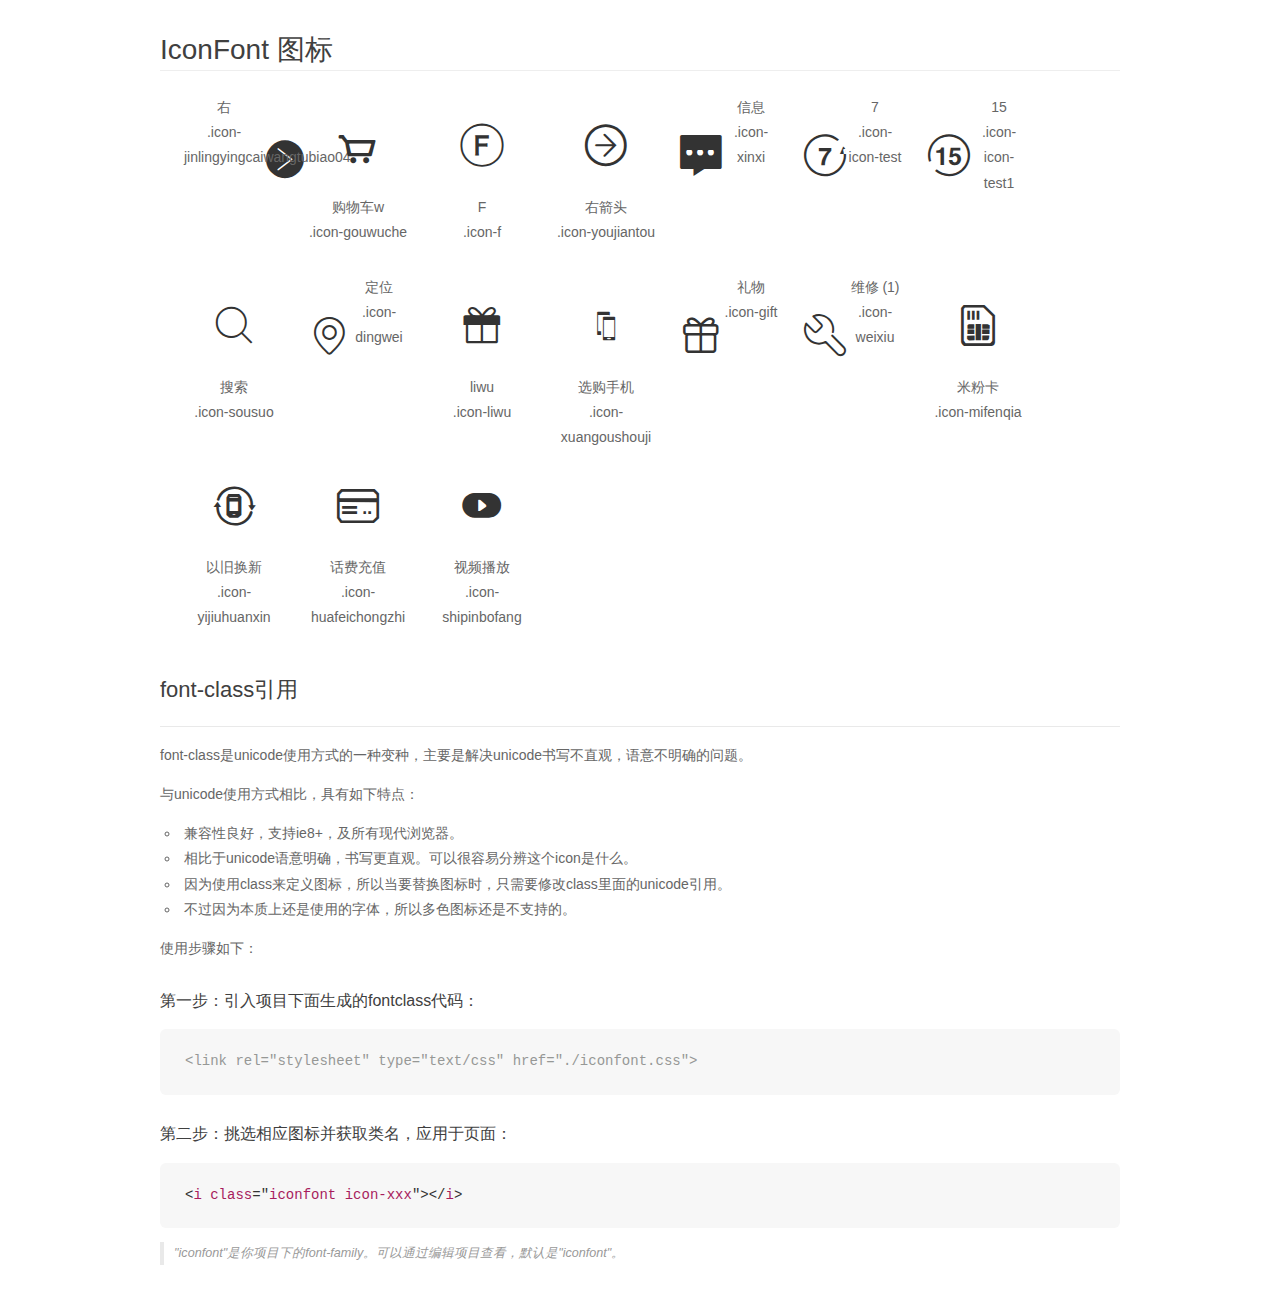
<file: iconfont/demo_fontclass.html>
<!DOCTYPE html>
<html>
<head>
    <meta charset="utf-8"/>
    <title>IconFont</title>
    <link rel="stylesheet" href="demo.css">
    <link rel="stylesheet" href="iconfont.css">
</head>
<body>
    <div class="main markdown">
        <h1>IconFont 图标</h1>
        <ul class="icon_lists clear">
            
                <li>
                <i class="icon iconfont icon-jinlingyingcaiwangtubiao04"></i>
                    <div class="name">右</div>
                    <div class="fontclass">.icon-jinlingyingcaiwangtubiao04</div>
                </li>
            
                <li>
                <i class="icon iconfont icon-gouwuche"></i>
                    <div class="name">购物车w</div>
                    <div class="fontclass">.icon-gouwuche</div>
                </li>
            
                <li>
                <i class="icon iconfont icon-f"></i>
                    <div class="name">F</div>
                    <div class="fontclass">.icon-f</div>
                </li>
            
                <li>
                <i class="icon iconfont icon-youjiantou"></i>
                    <div class="name">右箭头</div>
                    <div class="fontclass">.icon-youjiantou</div>
                </li>
            
                <li>
                <i class="icon iconfont icon-xinxi"></i>
                    <div class="name">信息</div>
                    <div class="fontclass">.icon-xinxi</div>
                </li>
            
                <li>
                <i class="icon iconfont icon-icon-test"></i>
                    <div class="name">7</div>
                    <div class="fontclass">.icon-icon-test</div>
                </li>
            
                <li>
                <i class="icon iconfont icon-icon-test1"></i>
                    <div class="name">15</div>
                    <div class="fontclass">.icon-icon-test1</div>
                </li>
            
                <li>
                <i class="icon iconfont icon-sousuo"></i>
                    <div class="name">搜索</div>
                    <div class="fontclass">.icon-sousuo</div>
                </li>
            
                <li>
                <i class="icon iconfont icon-dingwei"></i>
                    <div class="name">定位</div>
                    <div class="fontclass">.icon-dingwei</div>
                </li>
            
                <li>
                <i class="icon iconfont icon-liwu"></i>
                    <div class="name">liwu</div>
                    <div class="fontclass">.icon-liwu</div>
                </li>
            
                <li>
                <i class="icon iconfont icon-xuangoushouji"></i>
                    <div class="name">选购手机</div>
                    <div class="fontclass">.icon-xuangoushouji</div>
                </li>
            
                <li>
                <i class="icon iconfont icon-gift"></i>
                    <div class="name">礼物</div>
                    <div class="fontclass">.icon-gift</div>
                </li>
            
                <li>
                <i class="icon iconfont icon-weixiu"></i>
                    <div class="name">维修 (1)</div>
                    <div class="fontclass">.icon-weixiu</div>
                </li>
            
                <li>
                <i class="icon iconfont icon-mifenqia"></i>
                    <div class="name">米粉卡</div>
                    <div class="fontclass">.icon-mifenqia</div>
                </li>
            
                <li>
                <i class="icon iconfont icon-yijiuhuanxin"></i>
                    <div class="name">以旧换新</div>
                    <div class="fontclass">.icon-yijiuhuanxin</div>
                </li>
            
                <li>
                <i class="icon iconfont icon-huafeichongzhi"></i>
                    <div class="name">话费充值</div>
                    <div class="fontclass">.icon-huafeichongzhi</div>
                </li>
            
                <li>
                <i class="icon iconfont icon-shipinbofang"></i>
                    <div class="name">视频播放</div>
                    <div class="fontclass">.icon-shipinbofang</div>
                </li>
            
        </ul>

        <h2 id="font-class-">font-class引用</h2>
        <hr>

        <p>font-class是unicode使用方式的一种变种，主要是解决unicode书写不直观，语意不明确的问题。</p>
        <p>与unicode使用方式相比，具有如下特点：</p>
        <ul>
        <li>兼容性良好，支持ie8+，及所有现代浏览器。</li>
        <li>相比于unicode语意明确，书写更直观。可以很容易分辨这个icon是什么。</li>
        <li>因为使用class来定义图标，所以当要替换图标时，只需要修改class里面的unicode引用。</li>
        <li>不过因为本质上还是使用的字体，所以多色图标还是不支持的。</li>
        </ul>
        <p>使用步骤如下：</p>
        <h3 id="-fontclass-">第一步：引入项目下面生成的fontclass代码：</h3>


        <pre><code class="lang-js hljs javascript"><span class="hljs-comment">&lt;link rel="stylesheet" type="text/css" href="./iconfont.css"&gt;</span></code></pre>
        <h3 id="-">第二步：挑选相应图标并获取类名，应用于页面：</h3>
        <pre><code class="lang-css hljs">&lt;<span class="hljs-selector-tag">i</span> <span class="hljs-selector-tag">class</span>="<span class="hljs-selector-tag">iconfont</span> <span class="hljs-selector-tag">icon-xxx</span>"&gt;&lt;/<span class="hljs-selector-tag">i</span>&gt;</code></pre>
        <blockquote>
        <p>"iconfont"是你项目下的font-family。可以通过编辑项目查看，默认是"iconfont"。</p>
        </blockquote>
    </div>
</body>
</html>
</file>
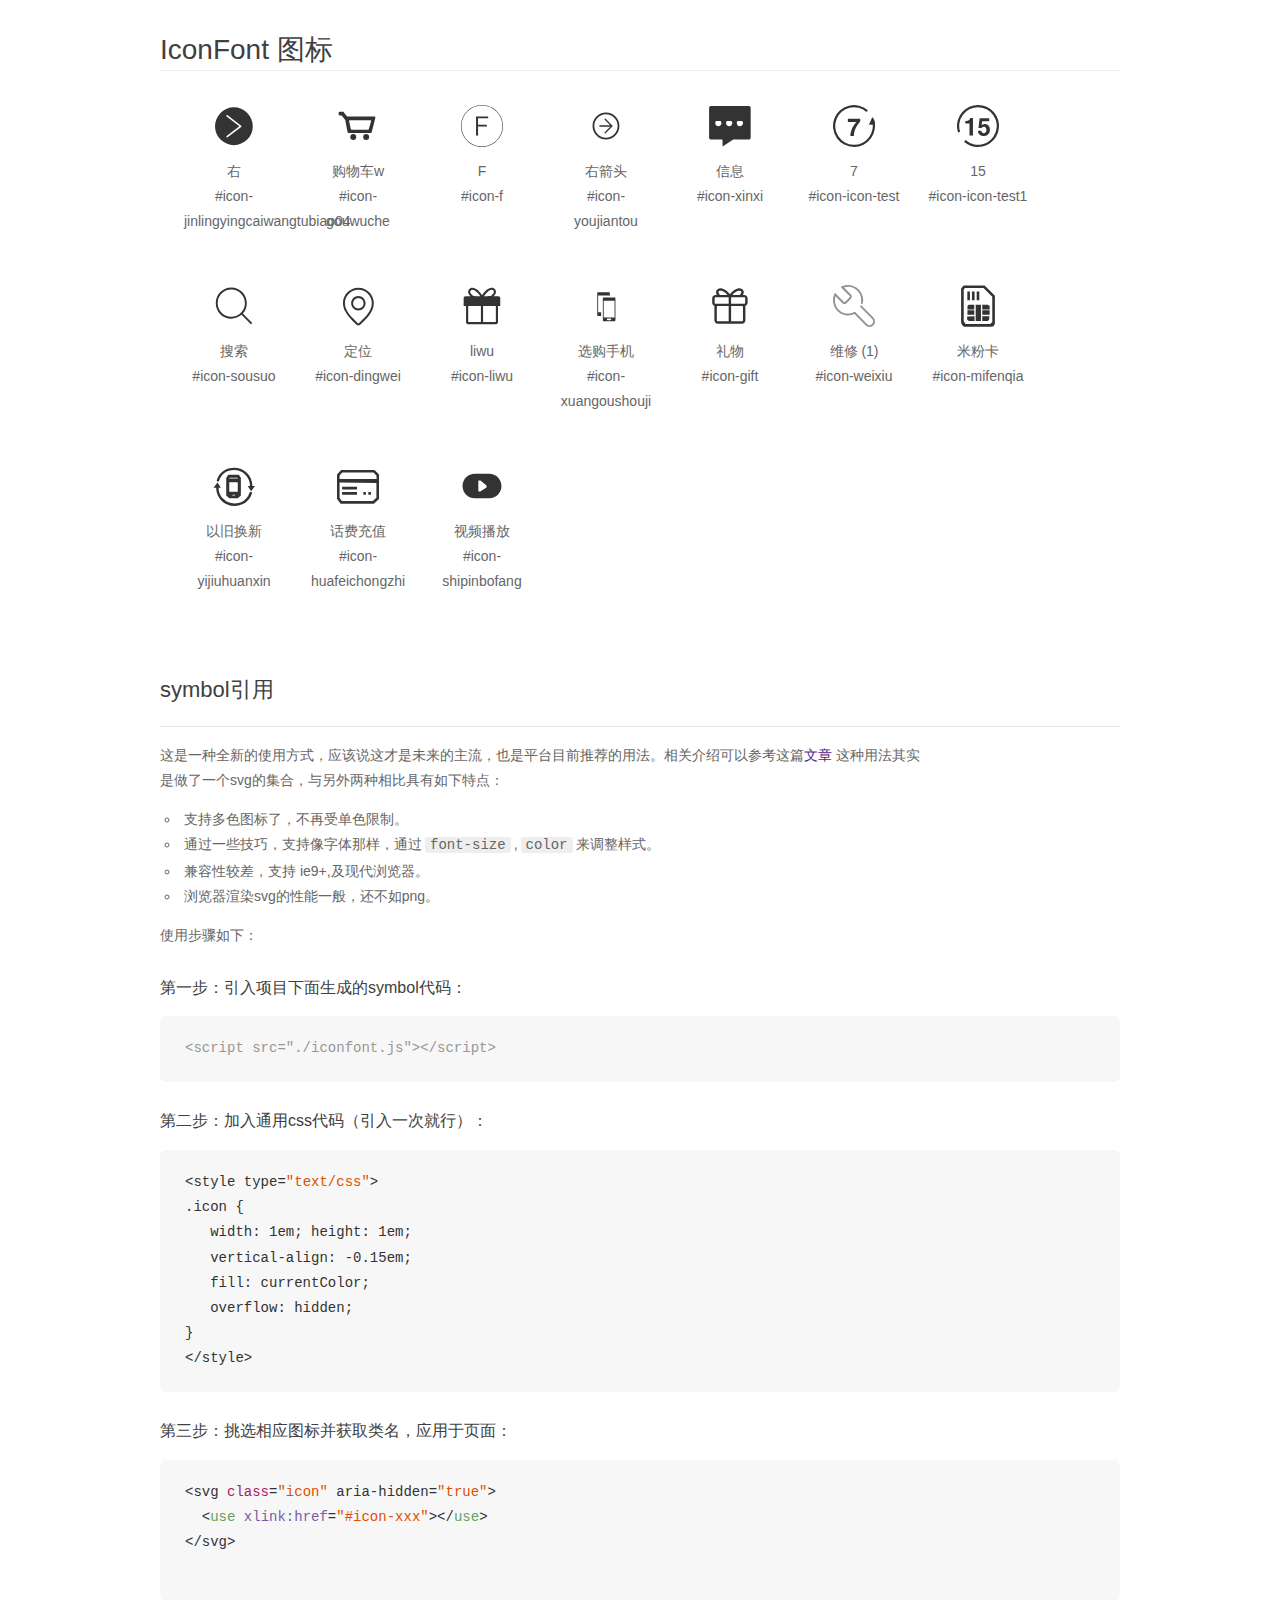
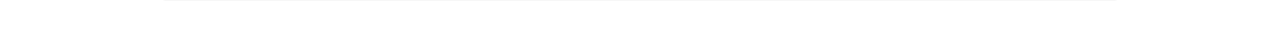
<file: iconfont/demo_symbol.html>
<!DOCTYPE html>
<html>
<head>
    <meta charset="utf-8"/>
    <title>IconFont</title>
    <link rel="stylesheet" href="demo.css">
    <script src="iconfont.js"></script>

    <style type="text/css">
        .icon {
          /* 通过设置 font-size 来改变图标大小 */
          width: 1em; height: 1em;
          /* 图标和文字相邻时，垂直对齐 */
          vertical-align: -0.15em;
          /* 通过设置 color 来改变 SVG 的颜色/fill */
          fill: currentColor;
          /* path 和 stroke 溢出 viewBox 部分在 IE 下会显示
             normalize.css 中也包含这行 */
          overflow: hidden;
        }

    </style>
</head>
<body>
    <div class="main markdown">
        <h1>IconFont 图标</h1>
        <ul class="icon_lists clear">
            
                <li>
                    <svg class="icon" aria-hidden="true">
                        <use xlink:href="#icon-jinlingyingcaiwangtubiao04"></use>
                    </svg>
                    <div class="name">右</div>
                    <div class="fontclass">#icon-jinlingyingcaiwangtubiao04</div>
                </li>
            
                <li>
                    <svg class="icon" aria-hidden="true">
                        <use xlink:href="#icon-gouwuche"></use>
                    </svg>
                    <div class="name">购物车w</div>
                    <div class="fontclass">#icon-gouwuche</div>
                </li>
            
                <li>
                    <svg class="icon" aria-hidden="true">
                        <use xlink:href="#icon-f"></use>
                    </svg>
                    <div class="name">F</div>
                    <div class="fontclass">#icon-f</div>
                </li>
            
                <li>
                    <svg class="icon" aria-hidden="true">
                        <use xlink:href="#icon-youjiantou"></use>
                    </svg>
                    <div class="name">右箭头</div>
                    <div class="fontclass">#icon-youjiantou</div>
                </li>
            
                <li>
                    <svg class="icon" aria-hidden="true">
                        <use xlink:href="#icon-xinxi"></use>
                    </svg>
                    <div class="name">信息</div>
                    <div class="fontclass">#icon-xinxi</div>
                </li>
            
                <li>
                    <svg class="icon" aria-hidden="true">
                        <use xlink:href="#icon-icon-test"></use>
                    </svg>
                    <div class="name">7</div>
                    <div class="fontclass">#icon-icon-test</div>
                </li>
            
                <li>
                    <svg class="icon" aria-hidden="true">
                        <use xlink:href="#icon-icon-test1"></use>
                    </svg>
                    <div class="name">15</div>
                    <div class="fontclass">#icon-icon-test1</div>
                </li>
            
                <li>
                    <svg class="icon" aria-hidden="true">
                        <use xlink:href="#icon-sousuo"></use>
                    </svg>
                    <div class="name">搜索</div>
                    <div class="fontclass">#icon-sousuo</div>
                </li>
            
                <li>
                    <svg class="icon" aria-hidden="true">
                        <use xlink:href="#icon-dingwei"></use>
                    </svg>
                    <div class="name">定位</div>
                    <div class="fontclass">#icon-dingwei</div>
                </li>
            
                <li>
                    <svg class="icon" aria-hidden="true">
                        <use xlink:href="#icon-liwu"></use>
                    </svg>
                    <div class="name">liwu</div>
                    <div class="fontclass">#icon-liwu</div>
                </li>
            
                <li>
                    <svg class="icon" aria-hidden="true">
                        <use xlink:href="#icon-xuangoushouji"></use>
                    </svg>
                    <div class="name">选购手机</div>
                    <div class="fontclass">#icon-xuangoushouji</div>
                </li>
            
                <li>
                    <svg class="icon" aria-hidden="true">
                        <use xlink:href="#icon-gift"></use>
                    </svg>
                    <div class="name">礼物</div>
                    <div class="fontclass">#icon-gift</div>
                </li>
            
                <li>
                    <svg class="icon" aria-hidden="true">
                        <use xlink:href="#icon-weixiu"></use>
                    </svg>
                    <div class="name">维修 (1)</div>
                    <div class="fontclass">#icon-weixiu</div>
                </li>
            
                <li>
                    <svg class="icon" aria-hidden="true">
                        <use xlink:href="#icon-mifenqia"></use>
                    </svg>
                    <div class="name">米粉卡</div>
                    <div class="fontclass">#icon-mifenqia</div>
                </li>
            
                <li>
                    <svg class="icon" aria-hidden="true">
                        <use xlink:href="#icon-yijiuhuanxin"></use>
                    </svg>
                    <div class="name">以旧换新</div>
                    <div class="fontclass">#icon-yijiuhuanxin</div>
                </li>
            
                <li>
                    <svg class="icon" aria-hidden="true">
                        <use xlink:href="#icon-huafeichongzhi"></use>
                    </svg>
                    <div class="name">话费充值</div>
                    <div class="fontclass">#icon-huafeichongzhi</div>
                </li>
            
                <li>
                    <svg class="icon" aria-hidden="true">
                        <use xlink:href="#icon-shipinbofang"></use>
                    </svg>
                    <div class="name">视频播放</div>
                    <div class="fontclass">#icon-shipinbofang</div>
                </li>
            
        </ul>


        <h2 id="symbol-">symbol引用</h2>
        <hr>

        <p>这是一种全新的使用方式，应该说这才是未来的主流，也是平台目前推荐的用法。相关介绍可以参考这篇<a href="">文章</a>
        这种用法其实是做了一个svg的集合，与另外两种相比具有如下特点：</p>
        <ul>
          <li>支持多色图标了，不再受单色限制。</li>
          <li>通过一些技巧，支持像字体那样，通过<code>font-size</code>,<code>color</code>来调整样式。</li>
          <li>兼容性较差，支持 ie9+,及现代浏览器。</li>
          <li>浏览器渲染svg的性能一般，还不如png。</li>
        </ul>
        <p>使用步骤如下：</p>
        <h3 id="-symbol-">第一步：引入项目下面生成的symbol代码：</h3>
        <pre><code class="lang-js hljs javascript"><span class="hljs-comment">&lt;script src="./iconfont.js"&gt;&lt;/script&gt;</span></code></pre>
        <h3 id="-css-">第二步：加入通用css代码（引入一次就行）：</h3>
        <pre><code class="lang-js hljs javascript">&lt;style type=<span class="hljs-string">"text/css"</span>&gt;
.icon {
   width: <span class="hljs-number">1</span>em; height: <span class="hljs-number">1</span>em;
   vertical-align: <span class="hljs-number">-0.15</span>em;
   fill: currentColor;
   overflow: hidden;
}
&lt;<span class="hljs-regexp">/style&gt;</span></code></pre>
        <h3 id="-">第三步：挑选相应图标并获取类名，应用于页面：</h3>
        <pre><code class="lang-js hljs javascript">&lt;svg <span class="hljs-class"><span class="hljs-keyword">class</span></span>=<span class="hljs-string">"icon"</span> aria-hidden=<span class="hljs-string">"true"</span>&gt;<span class="xml"><span class="hljs-tag">
  &lt;<span class="hljs-name">use</span> <span class="hljs-attr">xlink:href</span>=<span class="hljs-string">"#icon-xxx"</span>&gt;</span><span class="hljs-tag">&lt;/<span class="hljs-name">use</span>&gt;</span>
</span>&lt;<span class="hljs-regexp">/svg&gt;
        </span></code></pre>
    </div>
</body>
</html>
</file>
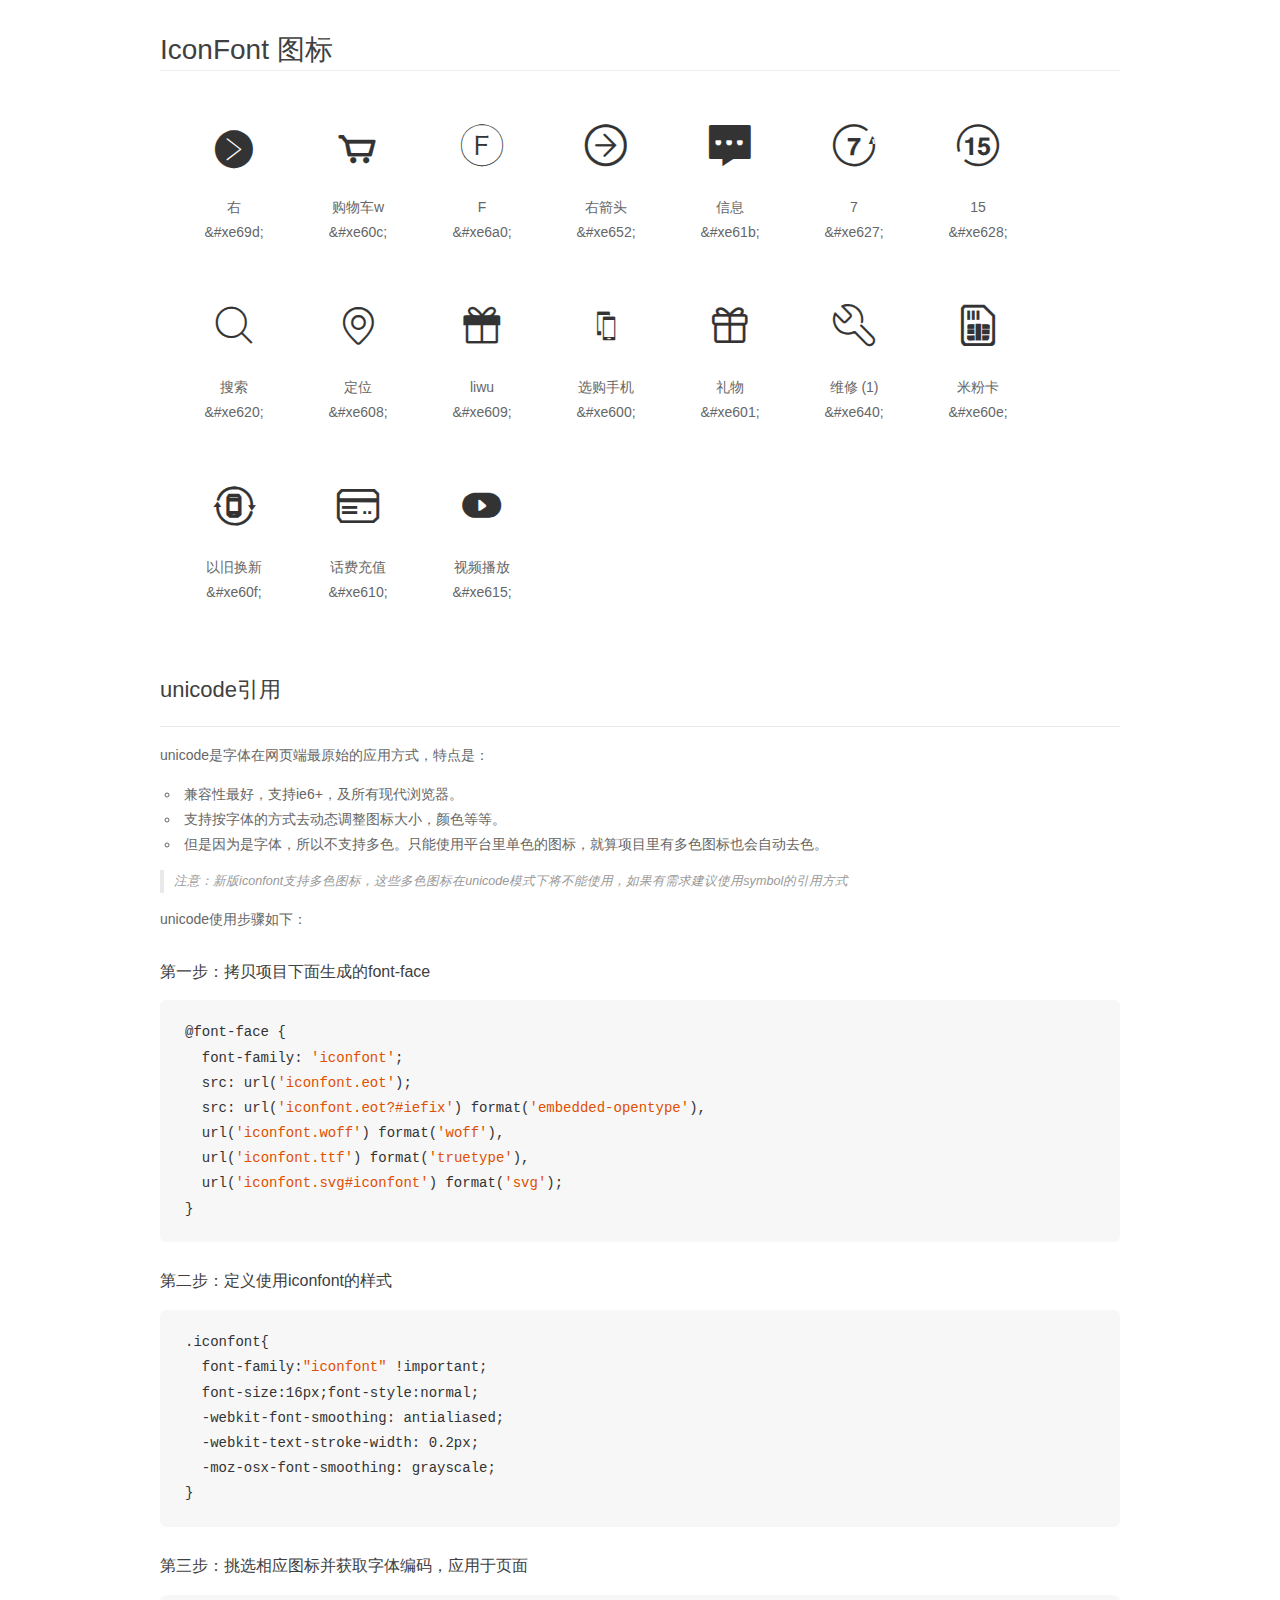
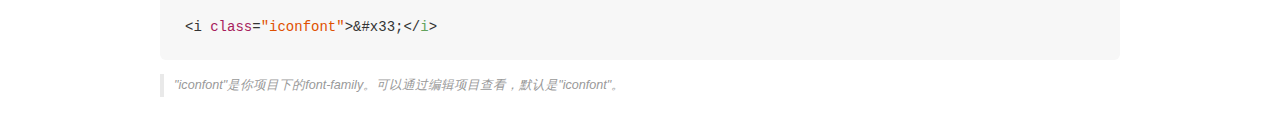
<file: iconfont/demo_unicode.html>
<!DOCTYPE html>
<html>
<head>
    <meta charset="utf-8"/>
    <title>IconFont</title>
    <link rel="stylesheet" href="demo.css">

    <style type="text/css">

        @font-face {font-family: "iconfont";
          src: url('iconfont.eot'); /* IE9*/
          src: url('iconfont.eot#iefix') format('embedded-opentype'), /* IE6-IE8 */
          url('iconfont.woff') format('woff'), /* chrome, firefox */
          url('iconfont.ttf') format('truetype'), /* chrome, firefox, opera, Safari, Android, iOS 4.2+*/
          url('iconfont.svg#iconfont') format('svg'); /* iOS 4.1- */
        }

        .iconfont {
          font-family:"iconfont" !important;
          font-size:16px;
          font-style:normal;
          -webkit-font-smoothing: antialiased;
          -webkit-text-stroke-width: 0.2px;
          -moz-osx-font-smoothing: grayscale;
        }

    </style>
</head>
<body>
    <div class="main markdown">
        <h1>IconFont 图标</h1>
        <ul class="icon_lists clear">
            
                <li>
                <i class="icon iconfont">&#xe69d;</i>
                    <div class="name">右</div>
                    <div class="code">&amp;#xe69d;</div>
                </li>
            
                <li>
                <i class="icon iconfont">&#xe60c;</i>
                    <div class="name">购物车w</div>
                    <div class="code">&amp;#xe60c;</div>
                </li>
            
                <li>
                <i class="icon iconfont">&#xe6a0;</i>
                    <div class="name">F</div>
                    <div class="code">&amp;#xe6a0;</div>
                </li>
            
                <li>
                <i class="icon iconfont">&#xe652;</i>
                    <div class="name">右箭头</div>
                    <div class="code">&amp;#xe652;</div>
                </li>
            
                <li>
                <i class="icon iconfont">&#xe61b;</i>
                    <div class="name">信息</div>
                    <div class="code">&amp;#xe61b;</div>
                </li>
            
                <li>
                <i class="icon iconfont">&#xe627;</i>
                    <div class="name">7</div>
                    <div class="code">&amp;#xe627;</div>
                </li>
            
                <li>
                <i class="icon iconfont">&#xe628;</i>
                    <div class="name">15</div>
                    <div class="code">&amp;#xe628;</div>
                </li>
            
                <li>
                <i class="icon iconfont">&#xe620;</i>
                    <div class="name">搜索</div>
                    <div class="code">&amp;#xe620;</div>
                </li>
            
                <li>
                <i class="icon iconfont">&#xe608;</i>
                    <div class="name">定位</div>
                    <div class="code">&amp;#xe608;</div>
                </li>
            
                <li>
                <i class="icon iconfont">&#xe609;</i>
                    <div class="name">liwu</div>
                    <div class="code">&amp;#xe609;</div>
                </li>
            
                <li>
                <i class="icon iconfont">&#xe600;</i>
                    <div class="name">选购手机</div>
                    <div class="code">&amp;#xe600;</div>
                </li>
            
                <li>
                <i class="icon iconfont">&#xe601;</i>
                    <div class="name">礼物</div>
                    <div class="code">&amp;#xe601;</div>
                </li>
            
                <li>
                <i class="icon iconfont">&#xe640;</i>
                    <div class="name">维修 (1)</div>
                    <div class="code">&amp;#xe640;</div>
                </li>
            
                <li>
                <i class="icon iconfont">&#xe60e;</i>
                    <div class="name">米粉卡</div>
                    <div class="code">&amp;#xe60e;</div>
                </li>
            
                <li>
                <i class="icon iconfont">&#xe60f;</i>
                    <div class="name">以旧换新</div>
                    <div class="code">&amp;#xe60f;</div>
                </li>
            
                <li>
                <i class="icon iconfont">&#xe610;</i>
                    <div class="name">话费充值</div>
                    <div class="code">&amp;#xe610;</div>
                </li>
            
                <li>
                <i class="icon iconfont">&#xe615;</i>
                    <div class="name">视频播放</div>
                    <div class="code">&amp;#xe615;</div>
                </li>
            
        </ul>
        <h2 id="unicode-">unicode引用</h2>
        <hr>

        <p>unicode是字体在网页端最原始的应用方式，特点是：</p>
        <ul>
        <li>兼容性最好，支持ie6+，及所有现代浏览器。</li>
        <li>支持按字体的方式去动态调整图标大小，颜色等等。</li>
        <li>但是因为是字体，所以不支持多色。只能使用平台里单色的图标，就算项目里有多色图标也会自动去色。</li>
        </ul>
        <blockquote>
        <p>注意：新版iconfont支持多色图标，这些多色图标在unicode模式下将不能使用，如果有需求建议使用symbol的引用方式</p>
        </blockquote>
        <p>unicode使用步骤如下：</p>
        <h3 id="-font-face">第一步：拷贝项目下面生成的font-face</h3>
        <pre><code class="lang-js hljs javascript">@font-face {
  font-family: <span class="hljs-string">'iconfont'</span>;
  src: url(<span class="hljs-string">'iconfont.eot'</span>);
  src: url(<span class="hljs-string">'iconfont.eot?#iefix'</span>) format(<span class="hljs-string">'embedded-opentype'</span>),
  url(<span class="hljs-string">'iconfont.woff'</span>) format(<span class="hljs-string">'woff'</span>),
  url(<span class="hljs-string">'iconfont.ttf'</span>) format(<span class="hljs-string">'truetype'</span>),
  url(<span class="hljs-string">'iconfont.svg#iconfont'</span>) format(<span class="hljs-string">'svg'</span>);
}
</code></pre>
        <h3 id="-iconfont-">第二步：定义使用iconfont的样式</h3>
        <pre><code class="lang-js hljs javascript">.iconfont{
  font-family:<span class="hljs-string">"iconfont"</span> !important;
  font-size:<span class="hljs-number">16</span>px;font-style:normal;
  -webkit-font-smoothing: antialiased;
  -webkit-text-stroke-width: <span class="hljs-number">0.2</span>px;
  -moz-osx-font-smoothing: grayscale;
}
</code></pre>
        <h3 id="-">第三步：挑选相应图标并获取字体编码，应用于页面</h3>
        <pre><code class="lang-js hljs javascript">&lt;i <span class="hljs-class"><span class="hljs-keyword">class</span></span>=<span class="hljs-string">"iconfont"</span>&gt;&amp;#x33;<span class="xml"><span class="hljs-tag">&lt;/<span class="hljs-name">i</span>&gt;</span></span></code></pre>

        <blockquote>
        <p>"iconfont"是你项目下的font-family。可以通过编辑项目查看，默认是"iconfont"。</p>
        </blockquote>
    </div>


</body>
</html>
</file>
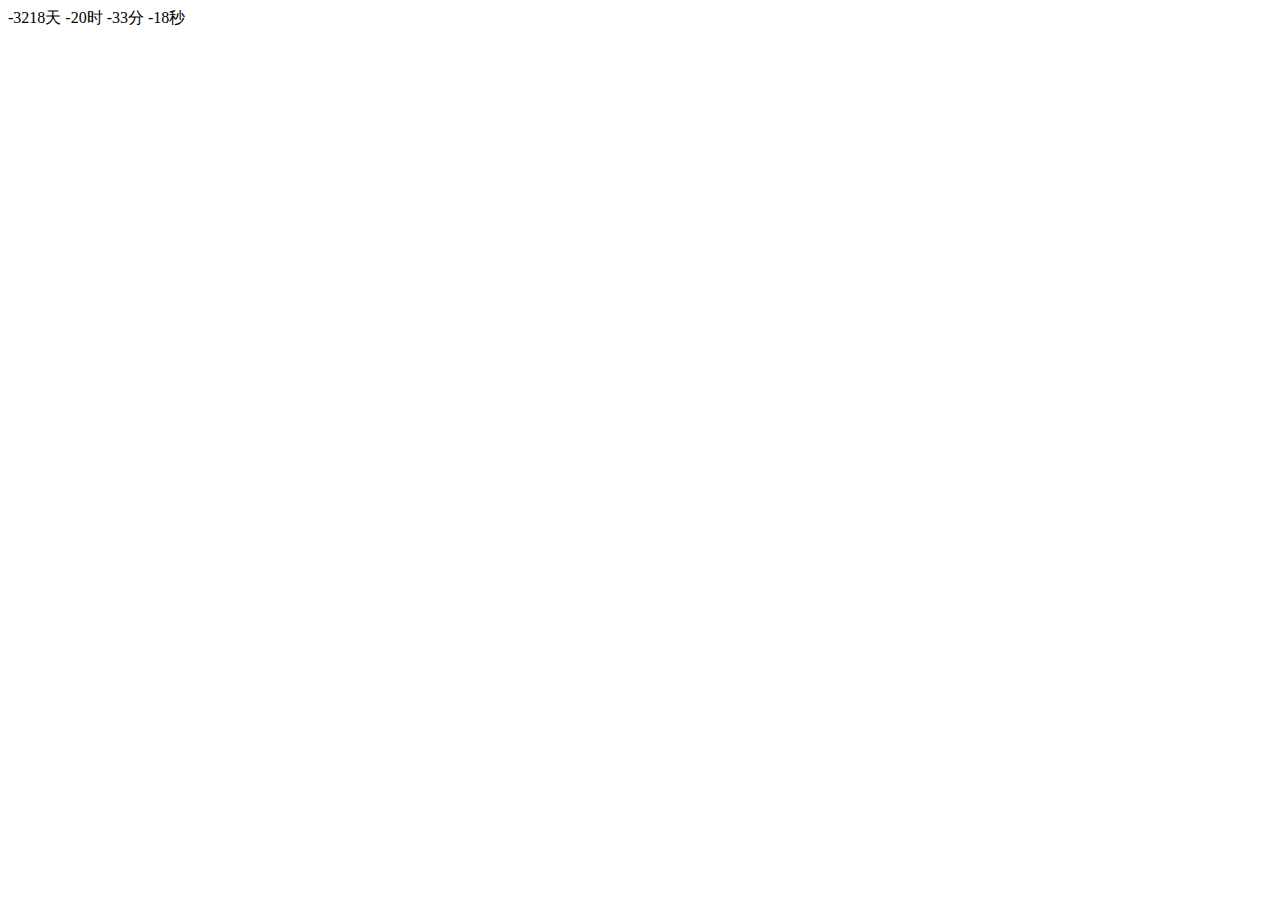
<file: js/daojishi.html>
<!DOCTYPE html>
<html lang="en">
<head>
	<meta charset="UTF-8">
	<title>Document</title>
</head>
<body>
	<span></span>天
	<span></span>时
	<span></span>分
	<span></span>秒
</body>
</html>
<script>

	function daotime(){
		let spans=document.querySelectorAll('span');
		let arr=[];
		let now=new Date();
		let future=new Date('2017/10/4 0:0:0');
		let cha=(Math.floor(future.getTime()-now.getTime())/1000);
		let day=Math.floor(cha/(60*60*24));
		arr.push(day);
		cha=cha%(60*60*24);
		let hour=Math.floor(cha/(60*60));
		arr.push(hour);
		cha=cha%(60*60);
		let min=Math.floor(cha/60);
		arr.push(min);
		let sec=Math.floor(cha%60);
		arr.push(sec);
		arr.forEach((element,index) =>{
			spans[index].innerText=element;
		})
		

	}
	daotime();
	setInterval(daotime,1000);
	let nihao=10*60;
	console.log(nihao)
</script>
</file>
<file: iconfont/iconfont.css>
@font-face {font-family: "iconfont";
  src: url('iconfont.eot?t=1503143570488'); /* IE9*/
  src: url('iconfont.eot?t=1503143570488#iefix') format('embedded-opentype'), /* IE6-IE8 */
  url('iconfont.woff?t=1503143570488') format('woff'), /* chrome, firefox */
  url('iconfont.ttf?t=1503143570488') format('truetype'), /* chrome, firefox, opera, Safari, Android, iOS 4.2+*/
  url('iconfont.svg?t=1503143570488#iconfont') format('svg'); /* iOS 4.1- */
}

.iconfont {
  font-family:"iconfont" !important;
  font-size:16px;
  font-style:normal;
  -webkit-font-smoothing: antialiased;
  -moz-osx-font-smoothing: grayscale;
}

.icon-jinlingyingcaiwangtubiao04:before { content: "\e69d"; }

.icon-gouwuche:before { content: "\e60c"; }

.icon-f:before { content: "\e6a0"; }

.icon-youjiantou:before { content: "\e652"; }

.icon-xinxi:before { content: "\e61b"; }

.icon-icon-test:before { content: "\e627"; }

.icon-icon-test1:before { content: "\e628"; }

.icon-sousuo:before { content: "\e620"; }

.icon-dingwei:before { content: "\e608"; }

.icon-liwu:before { content: "\e609"; }

.icon-xuangoushouji:before { content: "\e600"; }

.icon-gift:before { content: "\e601"; }

.icon-weixiu:before { content: "\e640"; }

.icon-mifenqia:before { content: "\e60e"; }

.icon-yijiuhuanxin:before { content: "\e60f"; }

.icon-huafeichongzhi:before { content: "\e610"; }

.icon-shipinbofang:before { content: "\e615"; }
.icon-youjiantou{
  /* display: block; */
  width: 80px;
  height: 80px;
  font-size: 70px;
  color: #ff6700;
  text-align: center;
  margin-right:14px ;
}
.icon-gouwuche{
  font-size: 14px;
  color: #b0b0b0;
  text-align: center;
  line-height: 40px;
}
.icon-gouwuche:hover{
  color: #ff6700;
}
.icon-sousuo{
  font-size: 30px;
  text-align: center;
  line-height: 50px;
  color: #616161;
}
.icon-sousuo:hover{
  color: #ffffff;
}
.icon-xuangoushouji{
  font-size: 34px;
  text-align: center;
  line-height: 24px; 
}
.icon-liwu,.icon-mifenqia{
  font-size: 24px;
  text-align: center;
  line-height: 24px; 
}
.icon-yijiuhuanxin,.icon-huafeichongzhi{
  font-size: 28px;
  text-align: center;
  line-height: 24px; 
}
.icon-f{
  font-size: 26px;
  font-weight: bold;
  text-align: center;
  line-height: 24px; 
}
.icon-jinlingyingcaiwangtubiao04{
  width: 20px;
  height: 20px;
  font-size: 20px;
  float: right;
  color:#424242;
  line-height: 20px;

}
.icon-jinlingyingcaiwangtubiao04:hover{
  color:#ff6700 ;
}
.icon-shipinbofang{
  width: 30px;
  height: 30px;
  font-size: 30px;
  text-align: center;
  color: #ffffff;
}
.icon-shipinbofang:hover{
  color: #ff6700 ;
}
.icon-weixiu,.icon-icon-test,.icon-icon-test1,.icon-gift,.icon-dingwei{
  font-size: 24px;
  float: left;
  margin-right: 2px;

}
.icon-xinxi{
  font-size: 13px;
  float: left;
  margin-right: 5px;
  margin-left: 5px;
}
</file>
<file: iconfont/demo.css>
*{margin: 0;padding: 0;list-style: none;}
/*
KISSY CSS Reset
理念：1. reset 的目的不是清除浏览器的默认样式，这仅是部分工作。清除和重置是紧密不可分的。
2. reset 的目的不是让默认样式在所有浏览器下一致，而是减少默认样式有可能带来的问题。
3. reset 期望提供一套普适通用的基础样式。但没有银弹，推荐根据具体需求，裁剪和修改后再使用。
特色：1. 适应中文；2. 基于最新主流浏览器。
维护：玉伯<lifesinger@gmail.com>, 正淳<ragecarrier@gmail.com>
 */

/** 清除内外边距 **/
body, h1, h2, h3, h4, h5, h6, hr, p, blockquote, /* structural elements 结构元素 */
dl, dt, dd, ul, ol, li, /* list elements 列表元素 */
pre, /* text formatting elements 文本格式元素 */
form, fieldset, legend, button, input, textarea, /* form elements 表单元素 */
th, td /* table elements 表格元素 */ {
  margin: 0;
  padding: 0;
}

/** 设置默认字体 **/
body,
button, input, select, textarea /* for ie */ {
  font: 12px/1.5 tahoma, arial, \5b8b\4f53, sans-serif;
}
h1, h2, h3, h4, h5, h6 { font-size: 100%; }
address, cite, dfn, em, var { font-style: normal; } /* 将斜体扶正 */
code, kbd, pre, samp { font-family: courier new, courier, monospace; } /* 统一等宽字体 */
small { font-size: 12px; } /* 小于 12px 的中文很难阅读，让 small 正常化 */

/** 重置列表元素 **/
ul, ol { list-style: none; }

/** 重置文本格式元素 **/
a { text-decoration: none; }
a:hover { text-decoration: underline; }


/** 重置表单元素 **/
legend { color: #000; } /* for ie6 */
fieldset, img { border: 0; } /* img 搭车：让链接里的 img 无边框 */
button, input, select, textarea { font-size: 100%; } /* 使得表单元素在 ie 下能继承字体大小 */
/* 注：optgroup 无法扶正 */

/** 重置表格元素 **/
table { border-collapse: collapse; border-spacing: 0; }

/* 清除浮动 */
.ks-clear:after, .clear:after {
  content: '\20';
  display: block;
  height: 0;
  clear: both;
}
.ks-clear, .clear {
  *zoom: 1;
}

.main {
  padding: 30px 100px;
width: 960px;
margin: 0 auto;
}
.main h1{font-size:36px; color:#333; text-align:left;margin-bottom:30px; border-bottom: 1px solid #eee;}

.helps{margin-top:40px;}
.helps pre{
  padding:20px;
  margin:10px 0;
  border:solid 1px #e7e1cd;
  background-color: #fffdef;
  overflow: auto;
}

.icon_lists{
  width: 100% !important;

}

.icon_lists li{
  float:left;
  width: 100px;
  height:180px;
  text-align: center;
  list-style: none !important;
}
.icon_lists .icon{
  font-size: 42px;
  line-height: 100px;
  margin: 10px 0;
  color:#333;
  -webkit-transition: font-size 0.25s ease-out 0s;
  -moz-transition: font-size 0.25s ease-out 0s;
  transition: font-size 0.25s ease-out 0s;

}
.icon_lists .icon:hover{
  font-size: 100px;
}



.markdown {
  color: #666;
  font-size: 14px;
  line-height: 1.8;
}

.highlight {
  line-height: 1.5;
}

.markdown img {
  vertical-align: middle;
  max-width: 100%;
}

.markdown h1 {
  color: #404040;
  font-weight: 500;
  line-height: 40px;
  margin-bottom: 24px;
}

.markdown h2,
.markdown h3,
.markdown h4,
.markdown h5,
.markdown h6 {
  color: #404040;
  margin: 1.6em 0 0.6em 0;
  font-weight: 500;
  clear: both;
}

.markdown h1 {
  font-size: 28px;
}

.markdown h2 {
  font-size: 22px;
}

.markdown h3 {
  font-size: 16px;
}

.markdown h4 {
  font-size: 14px;
}

.markdown h5 {
  font-size: 12px;
}

.markdown h6 {
  font-size: 12px;
}

.markdown hr {
  height: 1px;
  border: 0;
  background: #e9e9e9;
  margin: 16px 0;
  clear: both;
}

.markdown p,
.markdown pre {
  margin: 1em 0;
}

.markdown > p,
.markdown > blockquote,
.markdown > .highlight,
.markdown > ol,
.markdown > ul {
  width: 80%;
}

.markdown ul > li {
  list-style: circle;
}

.markdown > ul li,
.markdown blockquote ul > li {
  margin-left: 20px;
  padding-left: 4px;
}

.markdown > ul li p,
.markdown > ol li p {
  margin: 0.6em 0;
}

.markdown ol > li {
  list-style: decimal;
}

.markdown > ol li,
.markdown blockquote ol > li {
  margin-left: 20px;
  padding-left: 4px;
}

.markdown code {
  margin: 0 3px;
  padding: 0 5px;
  background: #eee;
  border-radius: 3px;
}

.markdown pre {
  border-radius: 6px;
  background: #f7f7f7;
  padding: 20px;
}

.markdown pre code {
  border: none;
  background: #f7f7f7;
  margin: 0;
}

.markdown strong,
.markdown b {
  font-weight: 600;
}

.markdown > table {
  border-collapse: collapse;
  border-spacing: 0px;
  empty-cells: show;
  border: 1px solid #e9e9e9;
  width: 95%;
  margin-bottom: 24px;
}

.markdown > table th {
  white-space: nowrap;
  color: #333;
  font-weight: 600;

}

.markdown > table th,
.markdown > table td {
  border: 1px solid #e9e9e9;
  padding: 8px 16px;
  text-align: left;
}

.markdown > table th {
  background: #F7F7F7;
}

.markdown blockquote {
  font-size: 90%;
  color: #999;
  border-left: 4px solid #e9e9e9;
  padding-left: 0.8em;
  margin: 1em 0;
  font-style: italic;
}

.markdown blockquote p {
  margin: 0;
}

.markdown .anchor {
  opacity: 0;
  transition: opacity 0.3s ease;
  margin-left: 8px;
}

.markdown .waiting {
  color: #ccc;
}

.markdown h1:hover .anchor,
.markdown h2:hover .anchor,
.markdown h3:hover .anchor,
.markdown h4:hover .anchor,
.markdown h5:hover .anchor,
.markdown h6:hover .anchor {
  opacity: 1;
  display: inline-block;
}

.markdown > br,
.markdown > p > br {
  clear: both;
}


.hljs {
  display: block;
  background: white;
  padding: 0.5em;
  color: #333333;
  overflow-x: auto;
}

.hljs-comment,
.hljs-meta {
  color: #969896;
}

.hljs-string,
.hljs-variable,
.hljs-template-variable,
.hljs-strong,
.hljs-emphasis,
.hljs-quote {
  color: #df5000;
}

.hljs-keyword,
.hljs-selector-tag,
.hljs-type {
  color: #a71d5d;
}

.hljs-literal,
.hljs-symbol,
.hljs-bullet,
.hljs-attribute {
  color: #0086b3;
}

.hljs-section,
.hljs-name {
  color: #63a35c;
}

.hljs-tag {
  color: #333333;
}

.hljs-title,
.hljs-attr,
.hljs-selector-id,
.hljs-selector-class,
.hljs-selector-attr,
.hljs-selector-pseudo {
  color: #795da3;
}

.hljs-addition {
  color: #55a532;
  background-color: #eaffea;
}

.hljs-deletion {
  color: #bd2c00;
  background-color: #ffecec;
}

.hljs-link {
  text-decoration: underline;
}

pre{
  background: #fff;
}
</file>
